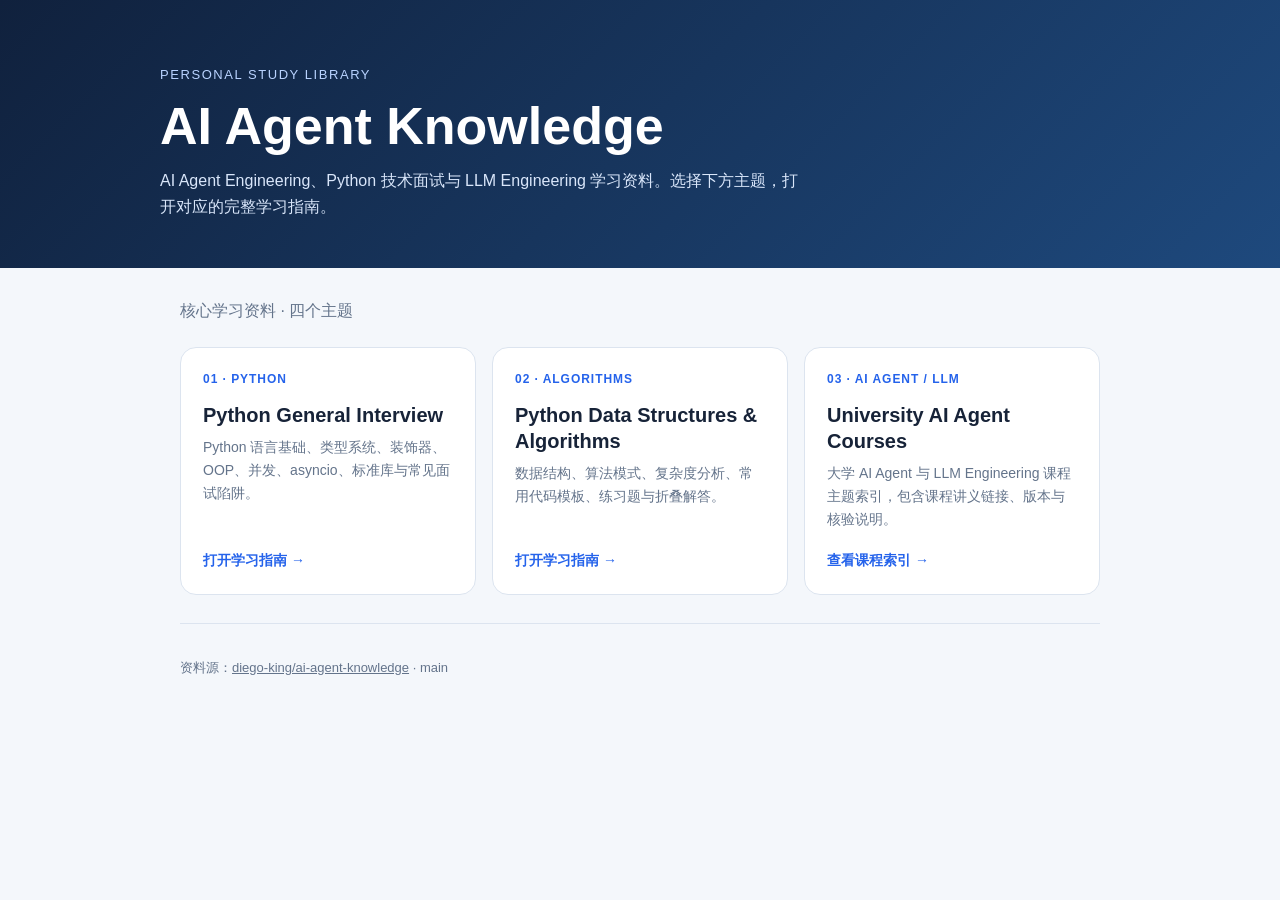
<file: docs/index.html>
<!DOCTYPE html>
<html lang="zh-CN">
<head>
  <meta charset="UTF-8">
  <meta name="viewport" content="width=device-width, initial-scale=1">
  <meta name="description" content="AI Agent、Python 面试与 LLM Engineering 学习资料知识库。">
  <title>AI Agent Knowledge</title>
  <style>
    :root{color-scheme:light dark;--bg:#f4f7fb;--card:#fff;--text:#172338;--muted:#64748b;--line:#dce4ef;--accent:#2563eb;--soft:#eaf1ff}
    *{box-sizing:border-box}
    body{margin:0;background:var(--bg);color:var(--text);font:16px/1.65 -apple-system,BlinkMacSystemFont,"Segoe UI",sans-serif}
    header{padding:64px 20px 48px;background:linear-gradient(135deg,#10213d,#1e497d);color:#fff}
    .wrap{width:min(960px,100%);margin:0 auto}
    .eyebrow{font-size:13px;letter-spacing:.12em;text-transform:uppercase;color:#b9d3ff}
    h1{font-size:clamp(34px,6vw,52px);line-height:1.12;margin:12px 0}
    header p{max-width:650px;color:#d9e6fa;margin:0}
    main{padding:30px 20px 64px}
    .intro{margin:0 0 22px;color:var(--muted)}
    .grid{display:grid;grid-template-columns:repeat(auto-fit,minmax(260px,1fr));gap:16px}
    .card{display:flex;flex-direction:column;min-height:210px;padding:22px;background:var(--card);border:1px solid var(--line);border-radius:16px;text-decoration:none;color:inherit;transition:transform .15s ease,border-color .15s ease}
    .card:hover{transform:translateY(-3px);border-color:var(--accent)}
    .number{font-size:12px;font-weight:700;letter-spacing:.08em;color:var(--accent)}
    h2{font-size:20px;line-height:1.3;margin:12px 0 8px}
    .desc{font-size:14px;color:var(--muted);margin:0 0 18px}
    .open{margin-top:auto;font-size:14px;font-weight:650;color:var(--accent)}
    footer{margin-top:28px;padding-top:20px;border-top:1px solid var(--line);font-size:13px;color:var(--muted)}
    footer a{color:inherit}
    @media(prefers-color-scheme:dark){:root{--bg:#0d1523;--card:#152238;--text:#edf3ff;--muted:#aab8cc;--line:#30425c;--accent:#8db8ff;--soft:#1b3152}}
  </style>
</head>
<body>
  <header>
    <div class="wrap">
      <div class="eyebrow">Personal Study Library</div>
      <h1>AI Agent Knowledge</h1>
      <p>AI Agent Engineering、Python 技术面试与 LLM Engineering 学习资料。选择下方主题，打开对应的完整学习指南。</p>
    </div>
  </header>
  <main class="wrap">
    <p class="intro">核心学习资料 · 四个主题</p>
    <section class="grid" aria-label="学习资料">
      <a class="card" href="python-interview.html">
        <span class="number">01 · PYTHON</span>
        <h2>Python General Interview</h2>
        <p class="desc">Python 语言基础、类型系统、装饰器、OOP、并发、asyncio、标准库与常见面试陷阱。</p>
        <span class="open">打开学习指南 →</span>
      </a>
      <a class="card" href="python-data-structures-and-algortihm.html">
        <span class="number">02 · ALGORITHMS</span>
        <h2>Python Data Structures &amp; Algorithms</h2>
        <p class="desc">数据结构、算法模式、复杂度分析、常用代码模板、练习题与折叠解答。</p>
        <span class="open">打开学习指南 →</span>
      </a>
      <a class="card" href="university-ai-agent-courses.md">
        <span class="number">03 · AI AGENT / LLM</span>
        <h2>University AI Agent Courses</h2>
        <p class="desc">大学 AI Agent 与 LLM Engineering 课程主题索引，包含课程讲义链接、版本与核验说明。</p>
        <span class="open">查看课程索引 →</span>
      </a>
    </section>
    <footer>
      <p>资料源：<a href="https://github.com/diego-king/ai-agent-knowledge">diego-king/ai-agent-knowledge</a> · main</p>
    </footer>
  </main>
</body>
</html>
</file>
